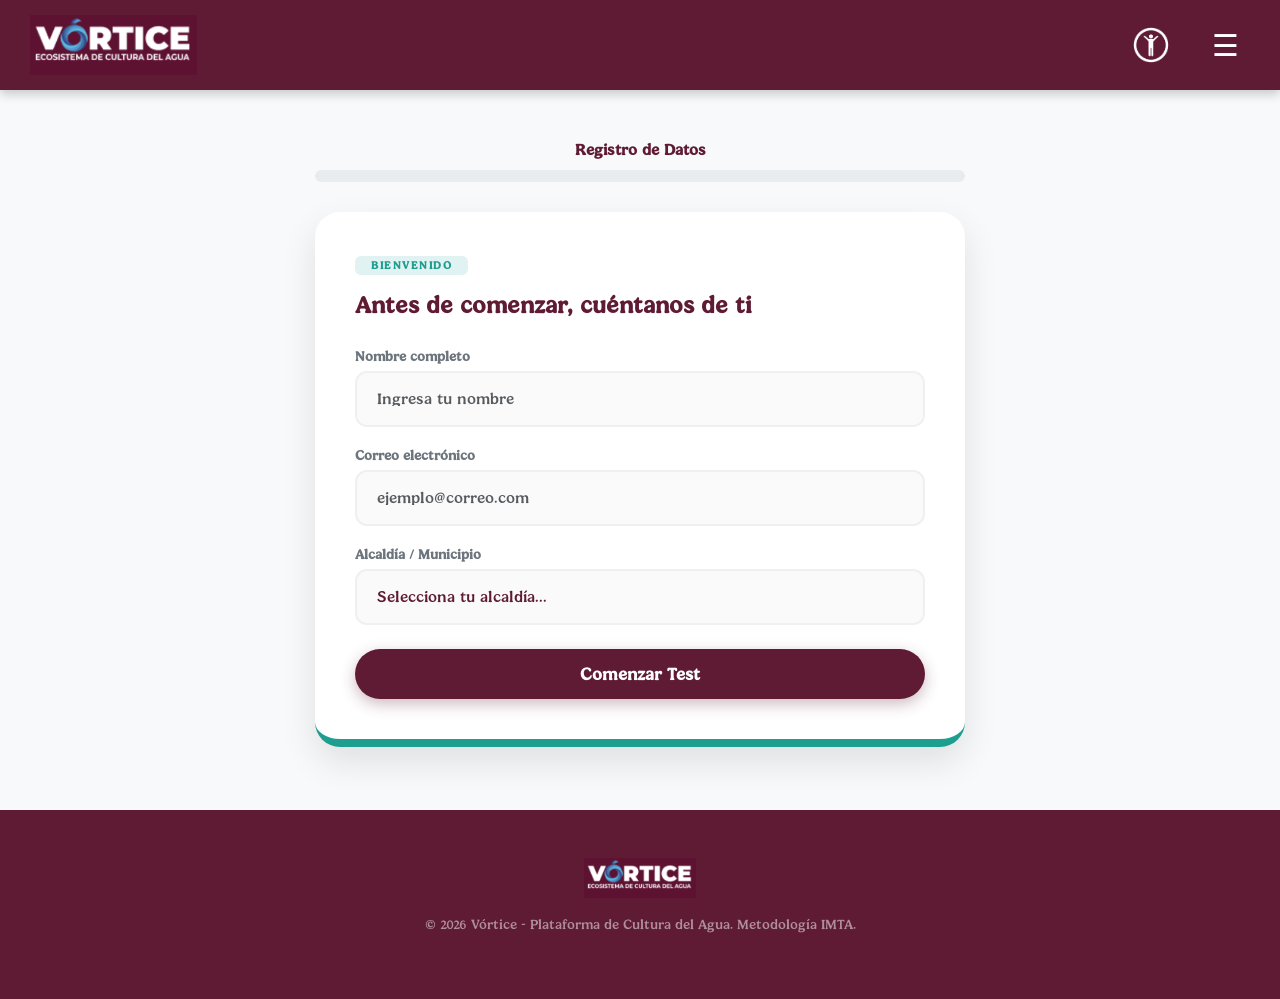
<file: paginas/calcHuellaHidrica.html>
<!DOCTYPE html>
<html lang="es">
<head>
    <meta charset="UTF-8">
    <meta name="viewport" content="width=device-width, initial-scale=1.0">
    <title>Vórtice - Calculadora de Huella Hídrica</title>
    <link rel="stylesheet" href="https://cdn.jsdelivr.net/npm/bootstrap-icons@1.10.5/font/bootstrap-icons.css">
    <link href="https://cdn.jsdelivr.net/npm/bootstrap@5.3.2/dist/css/bootstrap.min.css" rel="stylesheet">
    <link rel="stylesheet" href="../css/estilos.css">
    
    <style>
        /* --- ESTILOS ESPECÍFICOS DE LA CALCULADORA --- */
        .calc-wrapper {
            min-height: 80vh;
            display: flex;
            align-items: center;
            justify-content: center;
            background-color: #f8f9fa;
            perspective: 1200px;
            overflow: hidden;
            padding: 40px 20px;
        }

        .calculator-container {
            width: 100%;
            max-width: 650px;
            position: relative;
            min-height: 550px;
        }

        /* --- SISTEMA DE TARJETAS 3D --- */
        .step-card {
            background: white;
            border-radius: 25px;
            padding: 40px;
            box-shadow: 0 15px 35px rgba(0,0,0,0.1);
            position: absolute;
            width: 100%;
            transition: all 0.7s cubic-bezier(0.4, 0, 0.2, 1);
            opacity: 0;
            transform: translateX(120px) rotateY(-15deg);
            pointer-events: none;
            border-bottom: 8px solid var(--color-teal);
        }

        .step-card.active {
            opacity: 1;
            transform: translateX(0) rotateY(0deg);
            pointer-events: all;
            z-index: 2;
        }

        .step-card.exit {
            opacity: 0;
            transform: translateX(-120px) rotateY(15deg);
        }

        /* --- BOTONES Y FORMULARIOS --- */
        .option-btn {
            display: block;
            width: 100%;
            padding: 16px 20px;
            margin-bottom: 12px;
            border: 2px solid #f0f0f0;
            border-radius: 15px;
            background: white;
            text-align: left;
            font-weight: 600;
            color: var(--color-vino);
            transition: all 0.2s ease;
        }

        .option-btn:hover {
            border-color: var(--color-teal);
            background-color: #f0fdfa;
            transform: translateY(-3px);
        }

        .form-control-custom {
            padding: 14px 20px;
            border: 2px solid #f0f0f0;
            border-radius: 12px;
            background: #fafafa;
            color: var(--color-vino);
            font-weight: 500;
            transition: all 0.3s ease;
        }

        .form-control-custom:focus {
            border-color: var(--color-teal);
            background: #ffffff;
            box-shadow: 0 0 0 4px rgba(30, 158, 143, 0.1);
            outline: none;
        }

        /* --- BARRA DE PROGRESO --- */
        .progress-container {
            width: 100%;
            max-width: 650px;
            margin: 0 auto 30px auto;
        }

        .progress-bar-custom {
            height: 12px;
            background: #e9ecef;
            border-radius: 10px;
            overflow: hidden;
        }

        #progress-fill {
            height: 100%;
            background: var(--color-teal);
            width: 0%; 
            transition: width 0.5s ease;
        }

        /* --- GOTA ANIMADA CORREGIDA --- */
        .drop-container {
            width: 150px;
            height: 150px;
            margin: 50px auto 40px auto;
            position: relative;
        }

        /* Forma perfecta de la gota (Borde celeste y fondo oscuro) */
        .drop-container::before {
            content: "";
            position: absolute;
            top: 0; left: 0; right: 0; bottom: 0;
            border-radius: 0 50% 50% 50%;
            transform: rotate(45deg);
            border: 4px solid #1e9e8f;
            background: #062420;
            box-shadow: 0 10px 25px rgba(0,0,0,0.15);
            z-index: 1;
        }

        /* Máscara interna para que el agua no cubra el borde celeste */
        .drop-shape {
            position: absolute;
            top: 4px; left: 4px; right: 4px; bottom: 4px;
            border-radius: 0 50% 50% 50%;
            transform: rotate(45deg);
            overflow: hidden;
            z-index: 2;
        }

        /* Contenedor que "deshace" la rotación para que el agua suba recta */
        .water-vertical {
            position: absolute;
            width: 142%; 
            height: 142%;
            top: -21%; 
            left: -21%;
            transform: rotate(-45deg);
        }

        /* Nivel base del agua que sube o baja */
        #water-level {
            position: absolute;
            top: 100%;
            left: 0;
            width: 100%;
            height: 100%;
            transition: top 2.5s cubic-bezier(0.17, 0.67, 0.83, 0.67);
        }

        /* Olas animadas hechas con círculos gigantes */
        .wave {
            position: absolute;
            width: 400px;
            height: 400px;
            left: 50%;
            margin-left: -200px;
            top: -15px;
            background: #1e9e8f;
            border-radius: 40%;
            animation: spin-wave 6s infinite linear;
        }

        .wave.wave-back {
            background: #1c887c;
            opacity: 0.5;
            border-radius: 43%;
            animation: spin-wave 4s infinite linear;
        }

        @keyframes spin-wave {
            0% { transform: rotate(0deg); }
            100% { transform: rotate(360deg); }
        }

        .result-value {
            font-size: 4.5rem;
            color: var(--color-teal);
            font-weight: 800;
            line-height: 1;
            margin: 10px 0;
        }

        .badge-step {
            text-transform: uppercase;
            letter-spacing: 1.5px;
            font-size: 0.7rem;
            font-weight: 800;
        }
    </style>
</head>
<body>

    <aside id="menu-accesibilidad" class="accessibility-panel">
        <div class="a11y-header">
            <button id="btn-cerrar-a11y" class="a11y-close-btn">&times;</button>
            <h3 class="text-white m-0 fs-5">Accesibilidad</h3>
        </div>
        <div class="a11y-content">
            <button id="a11y-reset" class="a11y-btn a11y-reset-btn"><i class="bi bi-arrow-counterclockwise"></i> Restablecer</button>
            <button id="a11y-grayscale" class="a11y-btn"><i class="bi bi-circle-half"></i> Grises</button>
            <button id="a11y-reader" class="a11y-btn"><i class="bi bi-volume-up"></i> Lector</button>
            <button id="a11y-contrast" class="a11y-btn"><i class="bi bi-brightness-high"></i> Contraste</button>
            <button id="a11y-dyslexia" class="a11y-btn"><i class="bi bi-type"></i> Dislexia</button>
        </div>
    </aside>

    <header class="main-header">
        <div class="logo-container">
            <a href="../index.html"><img src="../recursos/imagenes/vortice.png" alt="Logo Vórtice"></a>
        </div>
        <div class="nav-controls d-flex align-items-center gap-4">
            <button class="icon-btn accessibility-btn"><img src="../recursos/imagenes/accesibilidad.png" alt="Acc"></button>
            <button class="icon-btn menu-toggle-btn" id="menuToggle"></button>
        </div>
    </header>

    <main class="calc-wrapper">
        <div class="w-100">
            <div class="progress-container">
                <p class="text-center fw-bold color-vino mb-2" id="step-info">Registro de Datos</p>
                <div class="progress-bar-custom">
                    <div id="progress-fill"></div>
                </div>
            </div>

            <div class="calculator-container mx-auto">
                
                <div class="step-card active" id="step1">
                    <span class="badge bg-teal-light text-teal mb-3 px-3 badge-step">Bienvenido</span>
                    <h2 class="h4 fw-bold color-vino mb-4">Antes de comenzar, cuéntanos de ti</h2>
                    
                    <div class="mb-3 text-start">
                        <label class="form-label text-secondary fw-bold small mb-1">Nombre completo</label>
                        <input type="text" id="userName" class="form-control form-control-custom" placeholder="Ingresa tu nombre" required>
                    </div>
                    
                    <div class="mb-3 text-start">
                        <label class="form-label text-secondary fw-bold small mb-1">Correo electrónico</label>
                        <input type="email" id="userEmail" class="form-control form-control-custom" placeholder="ejemplo@correo.com" required>
                    </div>
                    
                    <div class="mb-4 text-start">
                        <label class="form-label text-secondary fw-bold small mb-1">Alcaldía / Municipio</label>
                        <select id="userAlcaldia" class="form-select form-control-custom" required>
                            <option value="" disabled selected>Selecciona tu alcaldía...</option>
                            <option value="Alvaro Obregon">Álvaro Obregón</option>
                            <option value="Azcapotzalco">Azcapotzalco</option>
                            <option value="Benito Juarez">Benito Juárez</option>
                            <option value="Coyoacan">Coyoacán</option>
                            <option value="Cuajimalpa">Cuajimalpa de Morelos</option>
                            <option value="Cuauhtemoc">Cuauhtémoc</option>
                            <option value="Gustavo A Madero">Gustavo A. Madero</option>
                            <option value="Iztacalco">Iztacalco</option>
                            <option value="Iztapalapa">Iztapalapa</option>
                            <option value="Magdalena Contreras">La Magdalena Contreras</option>
                            <option value="Miguel Hidalgo">Miguel Hidalgo</option>
                            <option value="Milpa Alta">Milpa Alta</option>
                            <option value="Tlahuac">Tláhuac</option>
                            <option value="Tlalpan">Tlalpan</option>
                            <option value="Venustiano Carranza">Venustiano Carranza</option>
                            <option value="Xochimilco">Xochimilco</option>
                            <option value="Foraneo">Otro estado / municipio</option>
                        </select>
                    </div>
                    
                    <button class="btn-general rounded-pill w-100" onclick="startTest()">Comenzar Test</button>
                </div>

                <div class="step-card" id="step2">
                    <span class="badge bg-teal-light text-teal mb-3 px-3 badge-step">Agua Azul</span>
                    <h2 class="h4 fw-bold color-vino mb-4">1. ¿Cuánto tiempo dura tu ducha diaria en promedio?</h2>
                    <button class="option-btn" onclick="recordVal(50)">a) Menos de 5 minutos</button>
                    <button class="option-btn" onclick="recordVal(100)">b) Entre 5 y 10 minutos</button>
                    <button class="option-btn" onclick="recordVal(150)">c) Más de 10 minutos</button>
                </div>

                <div class="step-card" id="step3">
                    <span class="badge bg-teal-light text-teal mb-3 px-3 badge-step">Agua Azul</span>
                    <h2 class="h4 fw-bold color-vino mb-4">2. ¿Qué tipo de inodoro tienes en casa?</h2>
                    <button class="option-btn" onclick="recordVal(30)">a) Ecológico / Doble descarga</button>
                    <button class="option-btn" onclick="recordVal(55)">b) Tradicional (estándar)</button>
                    <button class="option-btn" onclick="recordVal(80)">c) Antiguo (tanque grande)</button>
                    <button class="option-btn" onclick="recordVal(0)">d) Baño seco (sin agua)</button>
                </div>

                <div class="step-card" id="step4">
                    <span class="badge bg-teal-light text-teal mb-3 px-3 badge-step">Agua Verde / Azul</span>
                    <h2 class="h4 fw-bold color-vino mb-4">3. ¿Cuántas veces a la semana consumes carne de res?</h2>
                    <button class="option-btn" onclick="recordVal(2310)">a) Diariamente</button>
                    <button class="option-btn" onclick="recordVal(660)">b) 2 a 3 veces por semana</button>
                    <button class="option-btn" onclick="recordVal(0)">c) Rara vez o vegetariano</button>
                </div>

                <div class="step-card" id="step5">
                    <span class="badge bg-teal-light text-teal mb-3 px-3 badge-step">Agua Verde</span>
                    <h2 class="h4 fw-bold color-vino mb-4">4. ¿Consumes leche o queso en tu dieta diaria?</h2>
                    <button class="option-btn" onclick="recordVal(250)">a) Sí, en casi todas mis comidas</button>
                    <button class="option-btn" onclick="recordVal(100)">b) Ocasionalmente</button>
                    <button class="option-btn" onclick="recordVal(0)">c) No consumo lácteos</button>
                </div>

                <div class="step-card" id="step6">
                    <span class="badge bg-teal-light text-teal mb-3 px-3 badge-step">Agua Verde / Gris</span>
                    <h2 class="h4 fw-bold color-vino mb-4">5. ¿Cuántas tazas de café o té tomas al día?</h2>
                    <button class="option-btn" onclick="recordVal(280)">a) 2 tazas o más</button>
                    <button class="option-btn" onclick="recordVal(140)">b) 1 taza</button>
                    <button class="option-btn" onclick="recordVal(5)">c) Agua o jugos naturales</button>
                </div>

                <div class="step-card" id="step7">
                    <span class="badge bg-teal-light text-teal mb-3 px-3 badge-step">Huella Indirecta</span>
                    <h2 class="h4 fw-bold color-vino mb-4">6. ¿Qué parte de la comida termina en la basura?</h2>
                    <button class="option-btn" onclick="recordVal(1.0, true)">a) Casi nada, aprovecho todo</button>
                    <button class="option-btn" onclick="recordVal(1.15, true)">b) Una porción pequeña semanal</button>
                    <button class="option-btn" onclick="recordVal(1.30, true)">c) Frecuentemente tiro restos</button>
                </div>

                <div class="step-card" id="step8">
                    <span class="badge bg-teal-light text-teal mb-3 px-3 badge-step">Agua Azul / Gris</span>
                    <h2 class="h4 fw-bold color-vino mb-4">7. ¿Cuántas prendas nuevas compras al mes?</h2>
                    <button class="option-btn" onclick="recordVal(83)">a) 1 o más prendas al mes</button>
                    <button class="option-btn" onclick="recordVal(14)">b) Una vez cada 3 o 6 meses</button>
                    <button class="option-btn" onclick="recordVal(2)">c) Rara vez o segunda mano</button>
                </div>

                <div class="step-card" id="step9">
                    <span class="badge bg-teal-light text-teal mb-3 px-3 badge-step">Agua Gris</span>
                    <h2 class="h4 fw-bold color-vino mb-4">8. ¿Cómo desechas el aceite usado de cocina?</h2>
                    <button class="option-btn" onclick="recordVal(0, false, true)">a) Lo reciclo en botellas</button>
                    <button class="option-btn" onclick="recordVal(1000, false, true)">b) Directo al fregadero</button>
                    <button class="option-btn" onclick="recordVal(0, false, true)">c) No utilizo aceite</button>
                </div>

                <div class="step-card" id="step10">
                    <div class="text-center">
                        <h2 class="h4 color-vino fw-bold mb-0">Tu Huella Hídrica es:</h2>
                        <div class="drop-container">
                            <div class="drop-shape">
                                <div class="water-vertical">
                                    <div id="water-level">
                                        <div class="wave wave-back"></div>
                                        <div class="wave wave-front"></div>
                                    </div>
                                </div>
                            </div>
                        </div>
                        <div class="result-value" id="finalResult">0</div>
                        <p class="text-secondary fw-bold">Litros / día</p>
                        <div id="hh-message" class="small mb-3 fw-bold p-2 rounded"></div>
                        <div class="mt-4 pt-3 border-top">
                            <button class="btn-general rounded-pill w-100 mb-2" onclick="location.reload()">Reiniciar Test</button>
                            <a href="../index.html" class="text-teal fw-bold text-decoration-none d-block mt-2">Volver al Inicio</a>
                        </div>
                    </div>
                </div>

            </div>
        </div>
    </main>

    <footer class="bg-vino text-white py-5">
        <div class="container text-center">
            <img src="../recursos/imagenes/vortice.png" alt="Logo" style="max-height: 40px;" class="mb-3">
            <p class="text-white-50 small">&copy; 2026 Vórtice - Plataforma de Cultura del Agua. Metodología IMTA.</p>
        </div>
    </footer>

    <script src="https://cdn.jsdelivr.net/npm/bootstrap@5.3.2/dist/js/bootstrap.bundle.min.js"></script>
    <script src="../js/scripts.js"></script>
    
    <script>
        let currentStep = 1;
        const totalSteps = 10;
        let totalLitros = 0;
        let multiplier = 1.0;

        // Variables globales para guardar los datos del usuario
        let userData = {
            origen: "calcHuellaHidrica", // <-- LA PALABRA CLAVE
            nombre: "",
            correo: "",
            alcaldia: "",
            consumo: 0
        };

        // URL GENERADA EN EL PASO 2 (Tu enlace real)
        const URL_GOOGLE_SCRIPT = "https://script.google.com/macros/s/AKfycbyHGeb8ixrEVZjF0GODkL44W_NrvRgfYOAzFx6WJaIgIvGm24LC42Z7ncRvFL096fTRPQ/exec";

        // 1. Validar registro y avanzar a la primera pregunta
        function startTest() {
            userData.nombre = document.getElementById('userName').value.trim();
            userData.correo = document.getElementById('userEmail').value.trim();
            userData.alcaldia = document.getElementById('userAlcaldia').value;

            if(!userData.nombre || !userData.correo || !userData.alcaldia) {
                alert("Por favor, completa todos los campos para continuar.");
                return;
            }
            nextStep();
        }

        // 2. Registrar las respuestas de los botones y avanzar
        function recordVal(val, isMultiplier = false, isLast = false) {
            if(isMultiplier) { 
                multiplier = val; 
            } else { 
                totalLitros += val; 
            }
            nextStep();
        }

        // 3. Lógica visual de transición de tarjetas
        function nextStep() {
            const currentCard = document.getElementById('step' + currentStep);
            currentCard.classList.remove('active');
            currentCard.classList.add('exit');

            currentStep++;
            const nextCard = document.getElementById('step' + currentStep);
            
            setTimeout(() => {
                nextCard.classList.add('active');
                
                // Lógica de la barra de progreso
                if(currentStep > 1 && currentStep < totalSteps) {
                    const questionNumber = currentStep - 1; // Para que empiece en 1
                    const progress = (questionNumber / 8) * 100;
                    document.getElementById('progress-fill').style.width = progress + '%';
                    document.getElementById('step-info').innerText = `Pregunta ${questionNumber} de 8`;
                } else if (currentStep === totalSteps) {
                    document.getElementById('progress-fill').style.width = '100%';
                    document.getElementById('step-info').innerText = `Análisis Completado`;
                    calculateFinal();
                }
            }, 150);
        }

        // 4. Calcular el resultado, animar la gota y enviar a Sheets
        function calculateFinal() {
            const final = Math.round(totalLitros * multiplier);
            document.getElementById('finalResult').innerText = final.toLocaleString();

            // Guardar el consumo final en el objeto de datos
            userData.consumo = final;

           // --- ENVIAR DATOS A GOOGLE SHEETS ---
            fetch(URL_GOOGLE_SCRIPT, {
                method: 'POST',
                mode: 'no-cors', // Evita bloqueos de seguridad
                headers: {
                    'Content-Type': 'text/plain;charset=utf-8' // <--- ESTE ES EL TRUCO CLAVE
                },
                body: JSON.stringify(userData)
            }).then(() => {
                console.log("Petición enviada. Revisa tu Google Sheet.");
            }).catch(error => {
                console.error("Error en el envío:", error);
            });

            // Animación visual de la gota
            const maxCap = 5000;
            let percentage = (final / maxCap) * 100;
            
            if (percentage > 100) percentage = 100;
            if (percentage < 8) percentage = 8;

            const topValue = 100 - percentage;

            setTimeout(() => {
                const waterFill = document.getElementById('water-level');
                waterFill.style.top = topValue + '%';
            }, 400);

            // Mostrar el mensaje correspondiente
            const msg = document.getElementById('hh-message');
            if(final < 2000) {
                msg.innerText = "¡Excelente! Tu consumo está muy por debajo del promedio nacional.";
                msg.style.background = "#d4edda"; msg.style.color = "#155724";
            } else if(final < 4000) {
                msg.innerText = "Consumo moderado. Estás en el promedio nacional (aprox. 3,500L).";
                msg.style.background = "#fff3cd"; msg.style.color = "#856404";
            } else {
                msg.innerText = "Tu huella es alta. ¡Revisa los tips de Vórtice para reducir tu impacto!";
                msg.style.background = "#f8d7da"; msg.style.color = "#721c24";
            }
        }
    </script>
</body>
</html>
</file>
<file: css/estilos.css>
/* --- Importar Noto Sans desde Google Fonts --- */
@import url('https://fonts.googleapis.com/css2?family=Noto+Sans:wght@300;400;600;700&display=swap');

/* --- Declarar tu fuente local Patria --- */
@font-face {
    font-family: 'patria';
    src: url('../recursos/fuentes/Patria_Regular.otf') format('opentype');
    font-weight: normal;
    font-style: normal;
}

/* --- Variables y Utilidades --- */
:root { --color-vino: #5e1b33; --color-teal: #1e9e8f; }

html { scroll-behavior: smooth; }
body {
    font-family: 'patria', 'Segoe UI', Roboto, Helvetica, Arial, sans-serif;
    background-color: #ffffff; color: #333333; overflow-x: hidden; position: relative; 
}

.text-teal { color: var(--color-teal) !important; }
.color-vino { color: var(--color-vino) !important; }
.bg-vino { background-color: var(--color-vino) !important; }
.bg-teal-light { background-color: #e0f2f1 !important; }
.border-teal { border-color: var(--color-teal) !important; }
.tracking-wide { letter-spacing: 1px; }
.transition-all { transition: all 0.4s ease; }
.max-w-custom { max-width: 1100px; }

/* --- Header y Menú --- */
.main-header {
    background-color: var(--color-vino); padding: 15px 30px; display: flex;
    justify-content: space-between; align-items: center; position: sticky; 
    top: 0; z-index: 1100; box-shadow: 0 4px 10px rgba(0,0,0,0.2);
}
.logo-container img { max-height: 60px; width: auto; object-fit: contain; transition: transform 0.3s ease; }

/* Evita que la tarjeta de postulación suba encima del header sticky */
.postulate-card {
    z-index: 900;
}

/* Dropdown del menu principal debe quedar al frente */
.dropdown-menu-custom {
    z-index: 1200;
}
.logo-container img:hover { transform: scale(1.05); }

.accessibility-btn img { width: 50px; height: 50px; object-fit: contain; }

.icon-btn { 
    background: none; border: none; color: white; cursor: pointer; display: flex; 
    align-items: center; justify-content: center; width: 50px; height: 50px; 
    border-radius: 50%; border: 2px solid transparent; transition: all 0.3s ease; 
}
.icon-btn:hover { border-color: rgba(255,255,255,0.4); background-color: rgba(255,255,255,0.1); }
.menu-toggle-btn::before { content: '☰'; font-size: 30px; transition: 0.3s; }
body.menu-open .menu-toggle-btn::before { content: '✕'; font-size: 30px; transform: rotate(90deg);}

.dropdown-menu-custom {
    position: absolute; top: 100%; right: 0; background-color: white; 
    border-radius: 0 0 12px 12px; box-shadow: 0 15px 35px rgba(0,0,0,0.15);
    width: 200px; opacity: 0; visibility: hidden; transform: translateY(-20px);
    transition: all 0.4s cubic-bezier(0.175, 0.885, 0.32, 1.275);
}
body.menu-open .dropdown-menu-custom { opacity: 1; visibility: visible; transform: translateY(0); }
.dropdown-menu-custom li a { 
    display: block; padding: 12px 15px; text-decoration: none; color: var(--color-vino); 
    font-weight: 600; font-size: 16px; transition: all 0.2s ease; position: relative; 
}
.dropdown-menu-custom li a::before { 
    content: ''; position: absolute; left: 0; top: 0; height: 100%; width: 3px; 
    background-color: var(--color-teal); transform: scaleY(0); transition: transform 0.2s ease; 
}
.dropdown-menu-custom li a:hover { background-color: #f4f6f9; padding-left: 20px; }
.dropdown-menu-custom li a:hover::before { transform: scaleY(1); }

/* --- Hero Section & Botones --- */
.hero-section { min-height: 60vh; background-color: transparent; overflow: hidden;}
.hero-row-mobile { min-height: 60vh; }
.hero-title { font-family: 'patria', sans-serif; font-size: clamp(2.5rem, 5vw, 4rem); letter-spacing: -1px; line-height: 1.1;}
.hero-glass-card { 
    background: rgba(255, 255, 255, 0.7); backdrop-filter: blur(12px); -webkit-backdrop-filter: blur(12px); 
    border-radius: 20px; border: 1px solid rgba(255, 255, 255, 0.5); opacity: 0; animation: fadeInUp 1s ease-out forwards; 
}
.hero-overlay { background: linear-gradient(to right, rgba(255,255,255,0) 0%, rgba(255,255,255,0.3) 100%); pointer-events: none; }

.btn-navegar, .btn-general {
    background-color: var(--color-vino); color: white; border: none; padding: 12px 35px; 
    font-size: 1.1rem; font-weight: bold; cursor: pointer; transition: all 0.3s ease; box-shadow: 0 5px 15px rgba(94, 27, 51, 0.3);
}
.btn-navegar { animation: pulseBtn 2s infinite; }
.btn-navegar:hover, .btn-general:hover { background-color: #4a1528; color: white; transform: translateY(-3px); box-shadow: 0 8px 20px rgba(94, 27, 51, 0.4); }

.btn-outline-teal {
    color: var(--color-teal); border: 2px solid var(--color-teal); background: transparent;
    padding: 10px 20px; border-radius: 50px; font-weight: bold; transition: all 0.3s ease; cursor: pointer;
}
.btn-outline-teal:hover { background: var(--color-teal); color: white; }

.section-title { font-weight: 800; color: var(--color-vino); position: relative; display: inline-block; }
.section-title::after { content: ''; position: absolute; bottom: -10px; left: 0; width: 60px; height: 4px; background-color: var(--color-teal); border-radius: 2px; }
.text-center .section-title::after { left: 50%; transform: translateX(-50%); }

/* --- Carrusel & Tarjetas --- */
.carousel-wrapper { max-width: 1100px; position: relative;}
.carousel-container { 
    display: flex; gap: 24px; padding-top: 20px; padding-bottom: 40px;
    padding-left: calc(50% - 160px) !important; padding-right: calc(50% - 160px) !important;
    overflow-x: auto; scroll-snap-type: x mandatory; scroll-behavior: smooth; scrollbar-width: none; -ms-overflow-style: none; 
}
.carousel-container::-webkit-scrollbar { display: none; }
.event-card { width: 320px; flex: 0 0 auto; scroll-snap-align: center; cursor: pointer; transition: all 0.4s ease; }
.event-card:hover { transform: translateY(-10px); box-shadow: 0 15px 35px rgba(0,0,0,0.15) !important; }
.event-image img { transition: transform 0.5s ease; }
.event-card:hover .event-image img { transform: scale(1.1); }

.carousel-btn { 
    position: absolute; top: 50%; transform: translateY(-50%); background-color: var(--color-vino); color: white; border: none; 
    width: 50px; height: 50px; border-radius: 50%; font-size: 24px; font-weight: bold; cursor: pointer; z-index: 10; transition: all 0.3s ease; 
}
.carousel-btn:hover { background-color: var(--color-teal); transform: translateY(-50%) scale(1.1); }
.prev-btn { left: -25px; }
.next-btn { right: -25px; }

.talento-item { cursor: pointer; transition: all 0.3s ease; }
.talento-item:hover { transform: translateX(10px); border-left-color: var(--color-vino) !important; box-shadow: 0 10px 20px rgba(0,0,0,0.1) !important;}
.libro-card:hover { border-color: var(--color-teal) !important; transform: translateY(-10px); box-shadow: 0 15px 35px rgba(0,0,0,0.1) !important;}
.hover-scale { transition: transform 0.3s ease; }
.hover-scale:hover { transform: scale(1.03); }

/* --- Footer --- */
#footer-principal { font-family: 'Noto Sans', sans-serif; }
#footer-principal h4 { font-family: 'Noto Sans', sans-serif !important; font-weight: 700; }
.footer-links a { color: var(--color-blanco); text-decoration: none; transition: color 0.3s; font-family: 'Noto Sans', sans-serif !important; font-weight: 400; }
.footer-links a:hover { color: var(--color-teal) !important; }

/* --- Accesibilidad Panel --- */
.accessibility-panel {
    position: fixed; top: 0; left: -320px; width: 320px; height: 100vh;
    background-color: #ffffff; z-index: 10001; box-shadow: 5px 0 15px rgba(0,0,0,0.2); 
    display: flex; flex-direction: column; overflow: hidden;
    visibility: hidden; transition: left 0.4s cubic-bezier(0.25, 0.8, 0.25, 1), visibility 0s linear 0.4s;
}
.accessibility-panel.open { left: 0; visibility: visible; transition: left 0.4s cubic-bezier(0.25, 0.8, 0.25, 1), visibility 0s linear 0s; }
.a11y-header { background-color: var(--color-vino); padding: 20px; display: flex; justify-content: space-between; align-items: center; }
.a11y-close-btn { background: none; border: none; color: white; font-size: 28px; cursor: pointer; line-height: 1; transition: transform 0.2s; }
.a11y-close-btn:hover { transform: scale(1.2); }
.a11y-content { flex: 1; overflow-y: auto; padding: 20px; display: flex; flex-direction: column; gap: 10px; }
.a11y-btn {
    background-color: white; border: 1px solid #ddd; padding: 12px 15px; text-align: left; border-radius: 8px; font-weight: 600; color: #444;
    cursor: pointer; transition: all 0.2s; display: flex; align-items: center; gap: 10px; box-shadow: 0 2px 5px rgb(233, 233, 233); font-family: 'Segoe UI', sans-serif !important;
}
.a11y-btn i { font-size: 1.2rem; color: var(--color-vino); }
.a11y-btn:hover, .a11y-btn.active { background-color: #fbebf0; border-color: var(--color-vino); color: var(--color-vino); }
.a11y-reset-btn { background-color: var(--color-vino); color: white; border: none; justify-content: center; margin-bottom: 10px; }
.a11y-reset-btn i { color: white; }
.a11y-reset-btn:hover { background-color: #4a1528; color: white; }
.a11y-text-size-controls { display: flex; gap: 10px; }

/* Clases inyectadas de Accesibilidad */
body.a11y-grayscale-active { filter: grayscale(100%) !important; }
body.a11y-contrast-active { filter: invert(100%) hue-rotate(180deg) contrast(120%) !important; background-color: #000 !important;}
body.a11y-contrast-active img, body.a11y-contrast-active video { filter: invert(100%) hue-rotate(180deg) !important; }
body.a11y-cursor-active, body.a11y-cursor-active * { cursor: url('data:image/svg+xml;utf8,<svg xmlns="http://www.w3.org/2000/svg" width="32" height="32" viewBox="0 0 24 24"><path d="M7 2l12 11.2-5.8.5 3.3 7.3-2.2 1-3.2-7.4-4.4 4.5z" fill="black" stroke="white" stroke-width="1.5"/></svg>'), auto !important; }
body.a11y-dyslexia-active * { font-family: 'Comic Sans MS', 'OpenDyslexic', sans-serif !important; letter-spacing: 0.05em !important; }
body.a11y-vspace-active * { line-height: 2 !important; }
body.a11y-hspace-active * { letter-spacing: 0.15em !important; word-spacing: 0.05em !important; }
body.a11y-links-active a { background-color: #ffff00 !important; color: #000 !important; text-decoration: underline !important; font-weight: 900 !important; border: 2px solid #000 !important; padding: 2px !important; }
#a11y-reading-guide { position: fixed; left: 0; width: 100%; height: 5px; background: var(--color-vino); z-index: 9999; pointer-events: none; }
#a11y-reading-mask-top, #a11y-reading-mask-bottom { position: fixed; left: 0; width: 100%; background: rgba(0,0,0,0.7); z-index: 9998; pointer-events: none; }
#a11y-reading-mask-top { top: 0; }
#a11y-reading-mask-bottom { bottom: 0; }

/* --- Animaciones --- */
@keyframes fadeInUp { from { opacity: 0; transform: translateY(30px); } to { opacity: 1; transform: translateY(0); } }
@keyframes fadeIn { to { opacity: 1; } }
@keyframes pulseBtn { 0% { box-shadow: 0 0 0 0 rgba(94, 27, 51, 0.4); } 70% { box-shadow: 0 0 0 15px rgba(94, 27, 51, 0); } 100% { box-shadow: 0 0 0 0 rgba(94, 27, 51, 0); } }
.ripple {
    position: absolute; border-radius: 50%; border: 2px solid rgba(30, 158, 143, 0.6); background: rgba(30, 158, 143, 0.15); 
    transform: scale(0); animation: ripple-animation 0.8s ease-out forwards; pointer-events: none; z-index: 9998;
}
@keyframes ripple-animation { to { transform: scale(4); opacity: 0; } }

/* --- Responsividad Mobile --- */
@media (max-width: 991px) {
    .hero-section { min-height: 45vh; padding-top: 0; padding-bottom: 0; }
    .hero-row-mobile { align-items: center !important; min-height: 45vh; }
    .hero-glass-card { background: rgba(255, 255, 255, 0.85); backdrop-filter: blur(15px); text-align: center !important; margin: 20px 0; }
    .hero-overlay { background: linear-gradient(to bottom, rgba(255,255,255,0) 0%, rgba(255,255,255,0.4) 100%); }
    .prev-btn { left: 10px; z-index: 20; }
    .next-btn { right: 10px; z-index: 20; }
}
@media (max-width: 576px) { .logo-container img { max-height: 50px; } .hero-title { font-size: 2.5rem; } }

.a11y-tabbable:focus {
    outline: 3px dashed var(--color-teal) !important;
    outline-offset: 4px;
    background-color: rgba(30, 158, 143, 0.1); 
}

#huella-hidrica .section-title::after {
    background-color: var(--color-vino); 
}

#huella-hidrica .btn-general {
    transition: transform 0.3s cubic-bezier(0.175, 0.885, 0.32, 1.275);
}

/* --- Estilos de Memorias (Flip Cards & Collage) --- */
.memory-flip-card {
    background-color: transparent;
    width: 400px; 
    height: 500px;
    perspective: 1000px;
    flex: 0 0 auto;
    scroll-snap-align: center;
}

.flip-card-inner {
    position: relative;
    width: 100%;
    height: 100%;
    text-align: center;
    transition: transform 0.8s cubic-bezier(0.4, 0, 0.2, 1);
    transform-style: preserve-3d;
    cursor: pointer;
}

.memory-flip-card:hover .flip-card-inner {
    transform: rotateY(180deg);
}

.flip-card-front, .flip-card-back {
    position: absolute;
    width: 100%;
    height: 100%;
    -webkit-backface-visibility: hidden;
    backface-visibility: hidden;
    border-radius: 20px;
    overflow: hidden;
    box-shadow: 0 10px 30px rgba(0,0,0,0.1);
}

/* Estilo del Collage en el Frente */
.collage-container {
    display: grid;
    grid-template-columns: 1fr 1fr;
    grid-template-rows: 1.5fr 1fr;
    gap: 5px;
    height: 100%;
    background-color: #e0e0e0; /* Fondo gris claro para cuando la imagen desaparezca */
    position: relative;
}

.collage-item {
    width: 100%;
    height: 100%;
    overflow: hidden; 
}

.collage-item img {
    width: 100%;
    height: 100%;
    object-fit: cover;
}

.item-main { grid-column: 1 / span 2; } 
.item-sub1 { grid-column: 1 / 2; }
.item-sub2 { grid-column: 2 / 3; }

.collage-label {
    position: absolute;
    bottom: 20px;
    left: 20px;
    background: rgba(30, 158, 143, 0.9);
    color: white;
    padding: 8px 20px;
    border-radius: 50px;
    font-weight: bold;
    font-size: 0.9rem;
    z-index: 10;
}

/* Estilo de la parte trasera */
.flip-card-back {
    background-color: var(--color-teal);
    color: white;
    transform: rotateY(180deg);
    border: 5px solid white;
}

.flip-card-back p {
    font-size: 1.1rem;
    line-height: 1.6;
}

/* --- ESTILOS EXCLUSIVOS PARA EL DESVANECIMIENTO (FADE) --- */
.fade-img {
    transition: opacity 0.8s ease-in-out; /* Tiempo del desvanecimiento */
    opacity: 1;
}

.fade-out {
    opacity: 0; /* Lo vuelve completamente transparente */
}

/* --- Estilos para la Galería en Ventanas Emergentes (Modales) --- */
.modal-body {
    height: 70vh; /* 70% de la altura de la ventana del navegador */
    background-color: #000; /* Fondo negro */
    padding: 0; 
    overflow: hidden; 
}

/* El carrusel debe ocupar todo el alto de la ventana negra */
.modal-body .carousel,
.modal-body .carousel-inner,
.modal-body .carousel-item {
    height: 100%;
    width: 100%;
}

/* La imagen ocupa el 100% de la caja, y object-fit la centra y ajusta solita */
.modal-body .carousel-item img {
    width: 100%;      
    height: 100%;     
    object-fit: contain; /* Ajusta la foto (horizontal o vertical) y la centra mágicamente */
}
</file>
